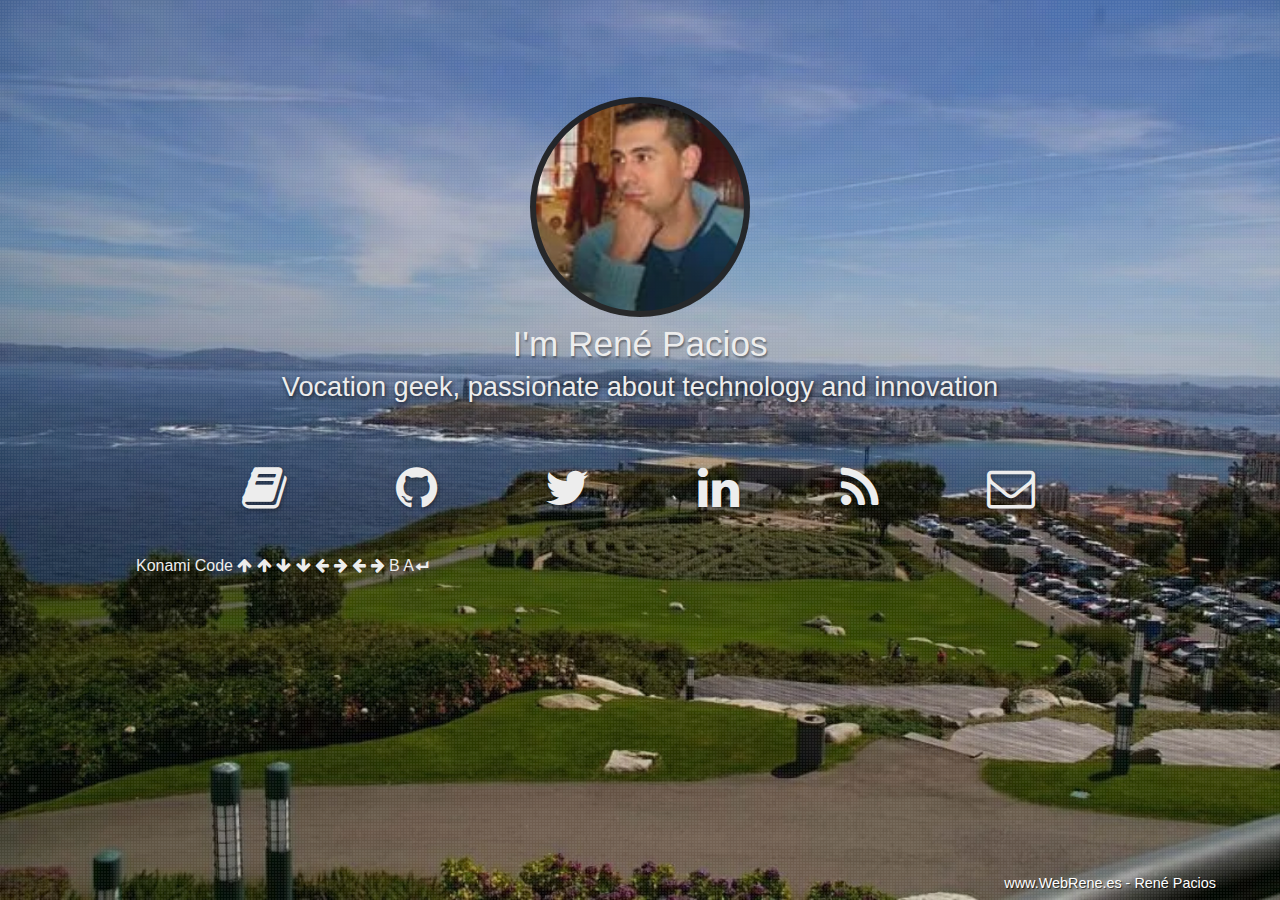
<file: index.html>
﻿<!DOCTYPE html>
<html doc class="no-js" lang="es">
<head>
    <meta http-equiv="Content-Type" content="text/html; charset=utf-8">
    <meta name="viewport" content="width=device-width, initial-scale=1.0">
    <title>.: WebRene.es - René Pacios :.</title>

    <link async href="https://stackpath.bootstrapcdn.com/font-awesome/4.7.0/css/font-awesome.min.css" 
          rel="stylesheet"
          integrity="sha384-wvfXpqpZZVQGK6TAh5PVlGOfQNHSoD2xbE+QkPxCAFlNEevoEH3Sl0sibVcOQVnN" 
          crossorigin="anonymous" defer>
    <link async rel="stylesheet" as="styles" type="text/css" href="css/styles.min.css"  defer>

    <meta name="description" content="Personal site about René Pacios. Web and App development">
    <meta name="keywords" content="René Pacios, Rene,javascript, typescript, .NET">

    <link type="text/plain" rel="author" href="//webrene.es/humans.txt" />
    <link href='favicon.ico' rel='icon' type='image/x-icon' />
    <link rel="icon" type="image/png" sizes="96x96" href="images/icons/logo-96x96.png">
    <link rel="icon" type="image/png" sizes="32x32" href="images/icons/logo-32x32.png">
    <link rel="icon" type="image/png" sizes="16x16" href="images/icons/logo-16x16.png">
    <link href='https://www.webrene.es/' rel='canonical' />


    <script async src="js/modernizr-custom.js"></script>

    <!-- Global site tag (gtag.js) - Google Analytics -->
  <!--  <script async src="https://www.googletagmanager.com/gtag/js?id=UA-32683326-1"></script>-->

</head>
<body>
    <div class="bg"></div>
    <section class="content">
        <header class="header">
            <div class="header__thumb"></div>
            <h1 class="header__name">I'm René Pacios</h1>
            <h2 class="header__subtitle">Vocation geek, passionate about technology and innovation</h2>
        </header>

        <ul class="list">
            <li class="list__item">
                <a href="https://blog.WebRene.es" target="_blank" rel="noreferrer" alt="Blog de René Pacios. Overflow my Brain" title="Blog de René Pacios. Overflow my Brain" 
                   aria-label="Blog de René Pacios. Overflow my Brain" target="_self">
                    <i class="fa fa-book fa-3x"></i>
                    <span class="sr-only">Blog</span> 

                </a>
            </li>
            <li class="list__item">
                <a href="https://github.com/renepacios" rel="noreferrer" alt="Github de René Pacios" aria-label="Github de René Pacios" title="Github de René Pacios" target="_blank">
                    <i class="fa fa-github fa-3x"></i>
                    <span class="sr-only">Github</span> 
                </a>
            </li>
            <li class="list__item">
                <a href="https://twitter.com/rene15009" rel="noreferrer" alt="Twitter de René Pacios" aria-label="Twitter de René Pacios" title="Twitter de René Pacios" target="_blank">
                    <i class="fa fa-twitter fa-3x"></i>
                    <span class="sr-only">Twitter</span> 
                </a>
            </li>
            <li class="list__item">
                <a href="https://www.linkedin.com/in/rene-pacios-b5170917/" rel="noreferrer" alt="LinkedIn de René Pacios" aria-label="LinkedIn de René Pacios" title="LinkedIn de René Pacios" target="_blank">
                    <i class="fa fa-linkedin fa-3x"></i>
                    <span class="sr-only">Linkedin</span> 
                </a>
            </li>
            <!--<li class="list__item">
                <a href="" alt="CV de René Pacios" title="CV de René Pacios" target="_blank">
                    <i class="fa fa-file-o fa-3x"></i>
                </a>
            </li>-->
            <li class="list__item">
                <a href="feed:webreneblog2.blogspot.com/feeds/posts/default?alt=rss" rel="noreferrer" rel=nofollow alt="RSS " title="RSS" target="_blank">
                    <i class="fa fa-rss fa-3x"></i>
                    <span class="sr-only">RSS</span> 
                </a>
            </li>

            <li class="list__item">
                <a href="https://blog.webrene.es/p/contacto.html" target="_blank" rel="noreferrer" alt="Contacto" aria-label="Contacto" title="Contacto">
                    <i class="fa fa-envelope-o fa-3x"></i>
                    <span class="sr-only">Contacto</span> 
                </a>
            </li>
        </ul>
        <div class="konami-code">
            <span><a href="https://en.wikipedia.org/wiki/Konami_Code" target="_blank" alt="Konami Code" aria-label="Konami Code" title="Konami Code" >Konami Code</a> </span>
            <span>
                <i class="fa fa-arrow-up"></i>
            </span>
            <span>
                <i class="fa fa-arrow-up"></i>
            </span>
            <span>
                <i class="fa fa-arrow-down"></i>
            </span>
            <span>
                <i class="fa fa-arrow-down"></i>
            </span>
            <span>
                <i class="fa fa-arrow-left"></i>
            </span>
            <span>
                <i class="fa fa-arrow-right"></i>
            </span>
            <span>
                <i class="fa fa-arrow-left"></i>
            </span>
            <span>
                <i class="fa fa-arrow-right"></i>
            </span>
            <span>
                <span class="leter">B</span>
            </span>
            <span>
                <span class="leter">A</span>
            </span>
            <span>
                <span class="fa fa-level-down fa-rotate-90"></span>
            </span>
        </div>
        <footer class="footer">www.WebRene.es - René Pacios</footer>
    </section>
    <noscript>Your browser does not support JavaScript!</noscript>

    <script async src="js/index.min.js"></script>
    <!--<script>
        window.dataLayer = window.dataLayer || [];
        function gtag() { dataLayer.push(arguments); }
        gtag('js', new Date());
        gtag('config', 'UA-32683326-1');
    </script>-->

</body>
</html>
</file>
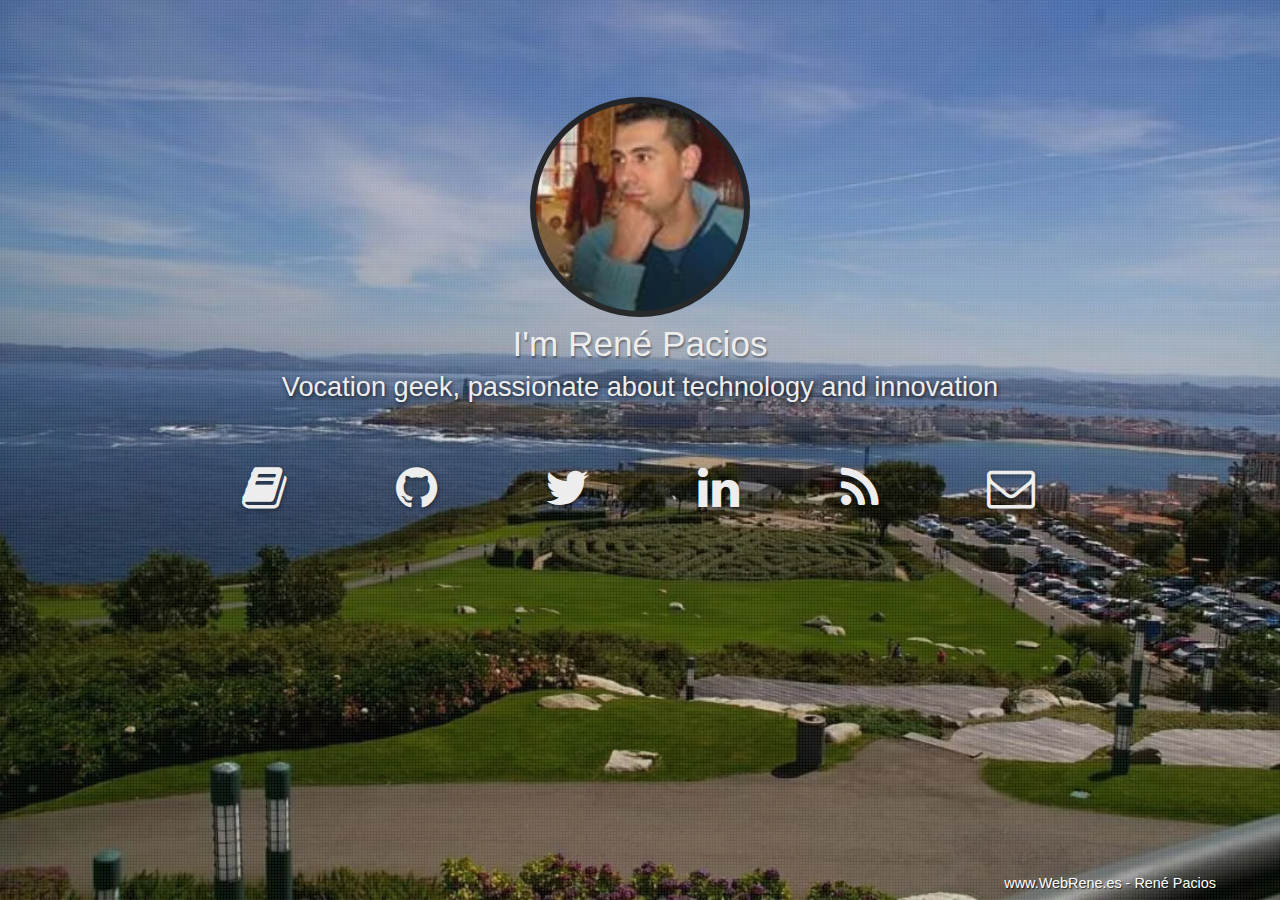
<file: index.min.html>
<!DOCTYPE html><html doc class=no-js><head><meta http-equiv=Content-Type content="text/html; charset=utf-8" /><meta name=viewport content="width=device-width, initial-scale=1.0" /><title>.: WebRene.es - René Pacios :.</title><link href=https://stackpath.bootstrapcdn.com/font-awesome/4.7.0/css/font-awesome.min.css rel=stylesheet integrity=sha384-wvfXpqpZZVQGK6TAh5PVlGOfQNHSoD2xbE+QkPxCAFlNEevoEH3Sl0sibVcOQVnN crossorigin=anonymous /><link rel=stylesheet as=styles type=text/css href=css/styles.min.css /><meta name=description content="Personal site about René Pacios. Web and App development" /><meta name=keywords content="René Pacios, Rene,javascript, typescript, .NET" /><link type=text/plain rel=author href=//webrene.es/humans.txt /><link href=favicon.ico rel=icon type=image/x-icon /><link rel=icon type=image/png sizes=96x96 href=images/icons/logo-96x96.png /><link rel=icon type=image/png sizes=32x32 href=images/icons/logo-32x32.png /><link rel=icon type=image/png sizes=16x16 href=images/icons/logo-16x16.png /><link href=https://www.webrene.es/ rel=canonical /><script async src=js/modernizr-custom.js></script><script async src="https://www.googletagmanager.com/gtag/js?id=UA-32683326-1"></script></head><body><div class=bg></div><section class=content><header class=header><div class=header__thumb></div><h1 class=header__name>I'm René Pacios</h1><h2 class=header__subtitle>Vocation geek, passionate about technology and innovation</h2></header><ul class=list><li class=list__item><a href=https://blog.WebRene.es target=_blank alt="Blog de René Pacios. Overflow my Brain" title="Blog de René Pacios. Overflow my Brain" target=_self><i class="fa fa-book fa-3x"></i></a></li><li class=list__item><a href=https://github.com/rene15009 alt="Github de René Pacios" title="Github de René Pacios" target=_blank><i class="fa fa-github fa-3x"></i></a></li><li class=list__item><a href=https://twitter.com/rene15009 alt="Twitter de René Pacios" title="Twitter de René Pacios" target=_blank><i class="fa fa-twitter fa-3x"></i></a></li><li class=list__item><a href=https://www.linkedin.com/in/rene-pacios-b5170917/ alt="LinkedIn de René Pacios" title="LinkedIn de René Pacios" target=_blank><i class="fa fa-linkedin fa-3x"></i></a></li><li class=list__item><a href="feed:webreneblog2.blogspot.com/feeds/posts/default?alt=rss" alt="RSS " title=RSS target=_blank><i class="fa fa-rss fa-3x"></i></a></li><li class=list__item><a href=https://blog.webrene.es/p/contacto.html target=_blank><i class="fa fa-envelope-o fa-3x"></i></a></li></ul><footer class=footer>www.WebRene.es - René Pacios</footer></section><script async src=js/index.min.js></script><script>function gtag(){dataLayer.push(arguments)}window.dataLayer=window.dataLayer||[];gtag("js",new Date);gtag("config","UA-32683326-1")</script></body></html>
</file>
<file: css/styles.min.css>
﻿*,::after,::before{-webkit-transition:all .2s;-moz-transition:all .2s;-ms-transition:all .2s;transition:all .2s;-webkit-box-sizing:border-box;-moz-box-sizing:border-box;-ms-box-sizing:border-box;-box-sizing:border-box;}body,html{margin:0;padding:0;font-family:'Segoe UI',Helvetica,Roboto,sans-serif;font-weight:500;font-size:16px;color:#ededed;font-display:swap;}a,a:visited{color:#ededed;text-decoration:none;text-shadow:1px 2px 4px rgba(0,0,0,.4);}a:active,a:hover{color:#a2ad99;text-decoration:none;-webkit-transition:all .1s;-moz-transition:all .1s;-ms-transition:all .1s;transition:all .1s;}.bg{width:100%;height:100%;background-size:cover;position:absolute;top:0;left:0;z-index:-1;}.bg::before{content:'';position:absolute;top:0;left:0;width:100%;height:100%;background:url(../images/overlay.png) center;}.content{max-width:1048px;padding:0 20px;display:block;margin:6.8% auto 0;}.header{padding:10px;text-align:center;color:#ededed;text-shadow:1px 2px 2px rgba(0,0,0,.4);}.no-webp .header__thumb{background:url(../images/Rene.jpg);background-size:cover;}.webp .header__thumb{background:url(../images/Rene.webp);background-size:cover;}.header__thumb{border-radius:50%;margin:0 auto;width:220px;height:220px;padding:5px;opacity:.9;border:6px solid #1b1b1b;}.header__name{font-weight:500;margin:.2em;font-size:2.2rem;}.header__subtitle{font-weight:300;margin:.2em;font-size:1.7rem;text-shadow:1px 1px 1px rgba(0,0,0,.7);}.list{list-style:none;display:table;width:90%;padding:0;margin:40px auto;}.list__item{display:table-cell;padding:5px;text-align:center;}.fa-file-o{position:relative;}.fa-file-o::after{content:'CV';font-size:.45em;position:absolute;left:7px;bottom:7px;font-family:'Segoe UI',Helvetica,Roboto,sans-serif;}.footer{position:absolute;color:#fff;bottom:1%;right:5%;font-weight:300;font-size:.9rem;text-shadow:1px 1px 1px rgba(0,0,0,.7);}@media screen and (min-width:1921px){.no-webp .bg{background-image:url("../images/bg/bg-1920x1080.JPG");}.webp .bg{background-image:url("../images/bg/webp/bg-1920x1080.webp");}}@media screen and (max-width:1920px){.no-webp .bg{background-image:url("../images/bg/bg-1920x1080.JPG");}.webp .bg{background-image:url("../images/bg/webp/bg-1920x1080.webp");}}@media screen and (max-width:1366px){.no-webp .bg{background-image:url("../images/bg/bg-1366x768.JPG");}.webp .bg{background-image:url("../images/bg/webp/bg-1366x768.webp");}.header__subtitle{text-shadow:1px 2px 4px rgba(0,0,0,.8);}}@media screen and (max-width:1024px){.no-webp .bg{background-image:url("../images/bg/bg-1024x768.JPG");}.webp .bg{background-image:url("../images/bg/webp/bg-1024x768.webp");}.bg{-ms-background-position:25%;background-position:25%;}body,html{font-size:14px;}}@media screen and (max-width:768px){.no-webp .bg{background-image:url("../images/bg/bg-1024x768.JPG");}.webp .bg{background-image:url("../images/bg/webp/bg-1024x768.webp");}.bg{-ms-background-position:40%;background-position:40%;}body,html{font-size:12px;}.fa-3x{font-size:2rem;}.header__thumb{width:175px;height:175px;}}@media screen and (max-width:480px){.no-webp .bg{background-image:url("../images/bg/bg-854x480.JPG");}.webp .bg{background-image:url("../images/bg/webp/bg-854x480.webp");}.footer{background:rgba(0,0,0,.5);padding:4px;font-size:1.2rem;width:100%;right:0;bottom:0;text-align:center;}body,html{font-size:10px;}}@media screen and (max-width:320px){.no-webp .bg{background-image:url("../images/bg/bg-320x569.JPG");}.webp .bg{background-image:url("../images/bg/webp/bg-320x569.webp");}}@media(orientation:landscape) and (max-device-width:1024px){.bg{height:200%;}.footer{position:relative;margin-top:25%;width:100%;}.content{margin:0 auto;}}
</file>
